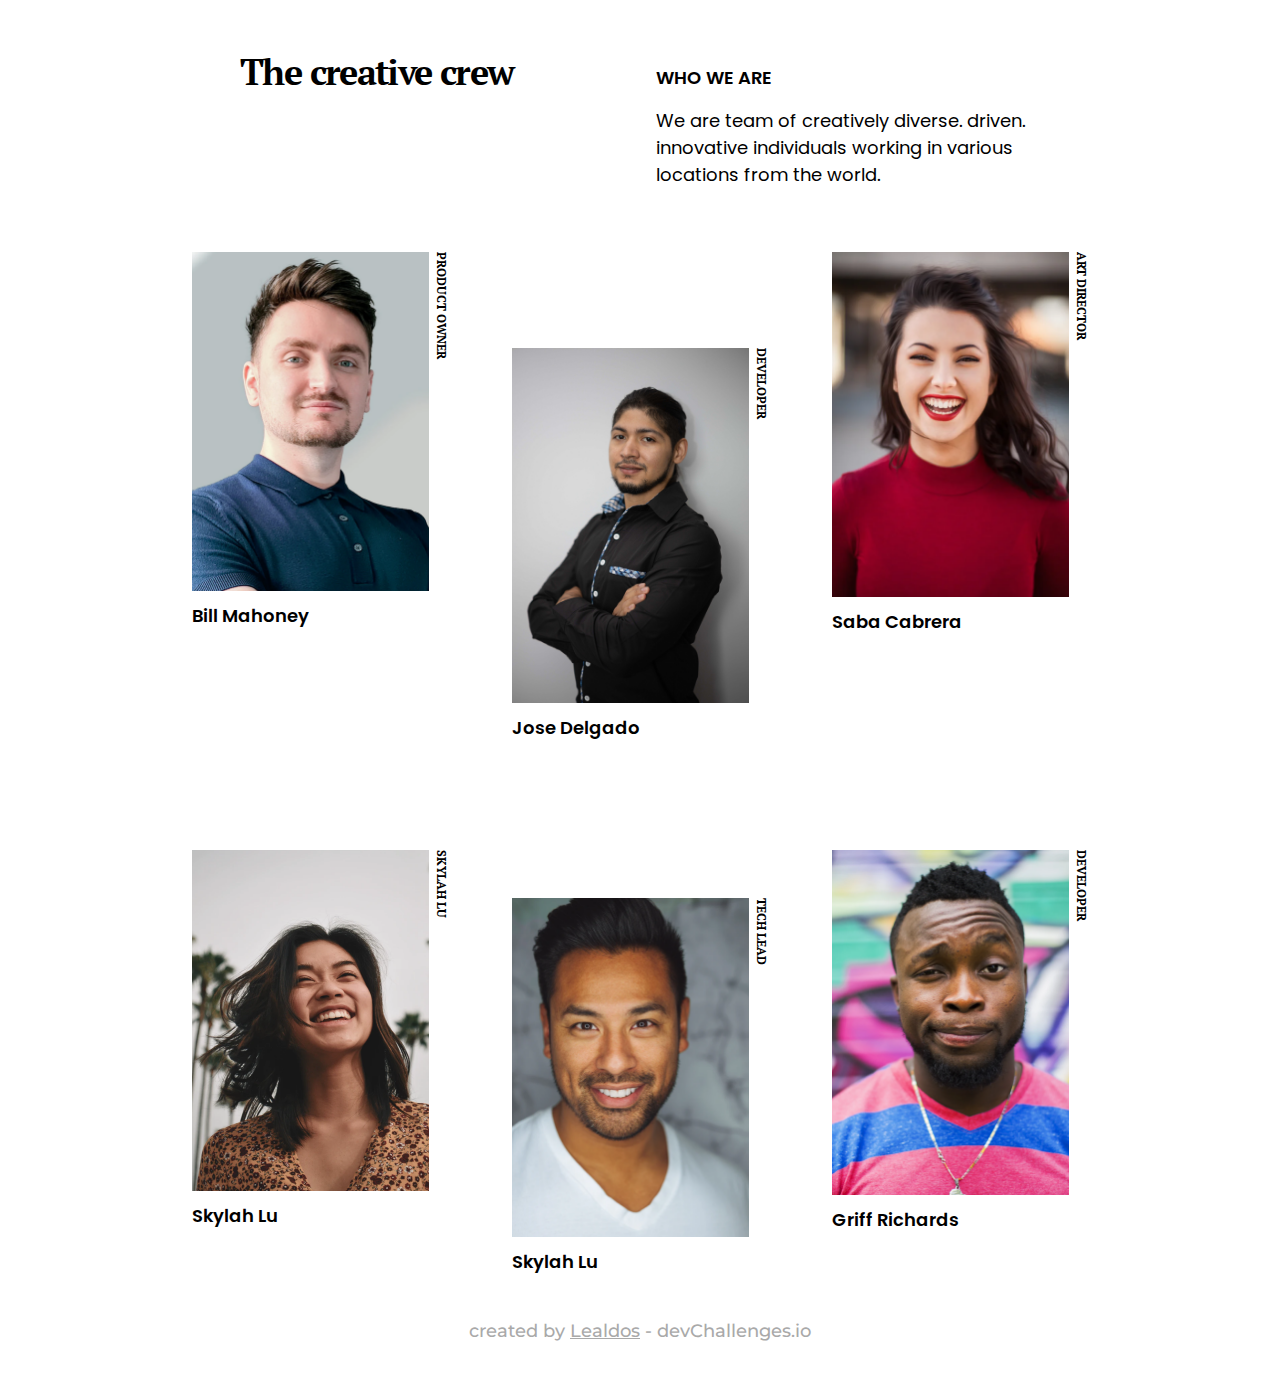
<file: index.html>
<!DOCTYPE html>
<html lang="es">
  <head>
    <meta charset="UTF-8" />
    <meta name="viewport" content="width=device-width, initial-scale=1.0" />
    <title>My Team</title>
    <!-- Styles -->
    <link rel="stylesheet" href="/src/styles/index.css" />
  </head>

  <body>
    <header>
      <h1 class="header">The creative crew</h1>
      <section class="info">
        <h2 class="tittle">Who we are</h2>
        <p class="description">
          We are team of creatively diverse. driven. innovative individuals
          working in various locations from the world.
        </p>
      </section>
    </header>
    <main>
      <section class="display" id="galery"></section>
    </main>

    <footer>
      <p>
        created by <a href="https://github.com/Lealdos">Lealdos</a> -
        devChallenges.io
      </p>
    </footer>
  </body>
  <script src="/src/js/mapImag.js"></script>
</html>
</file>
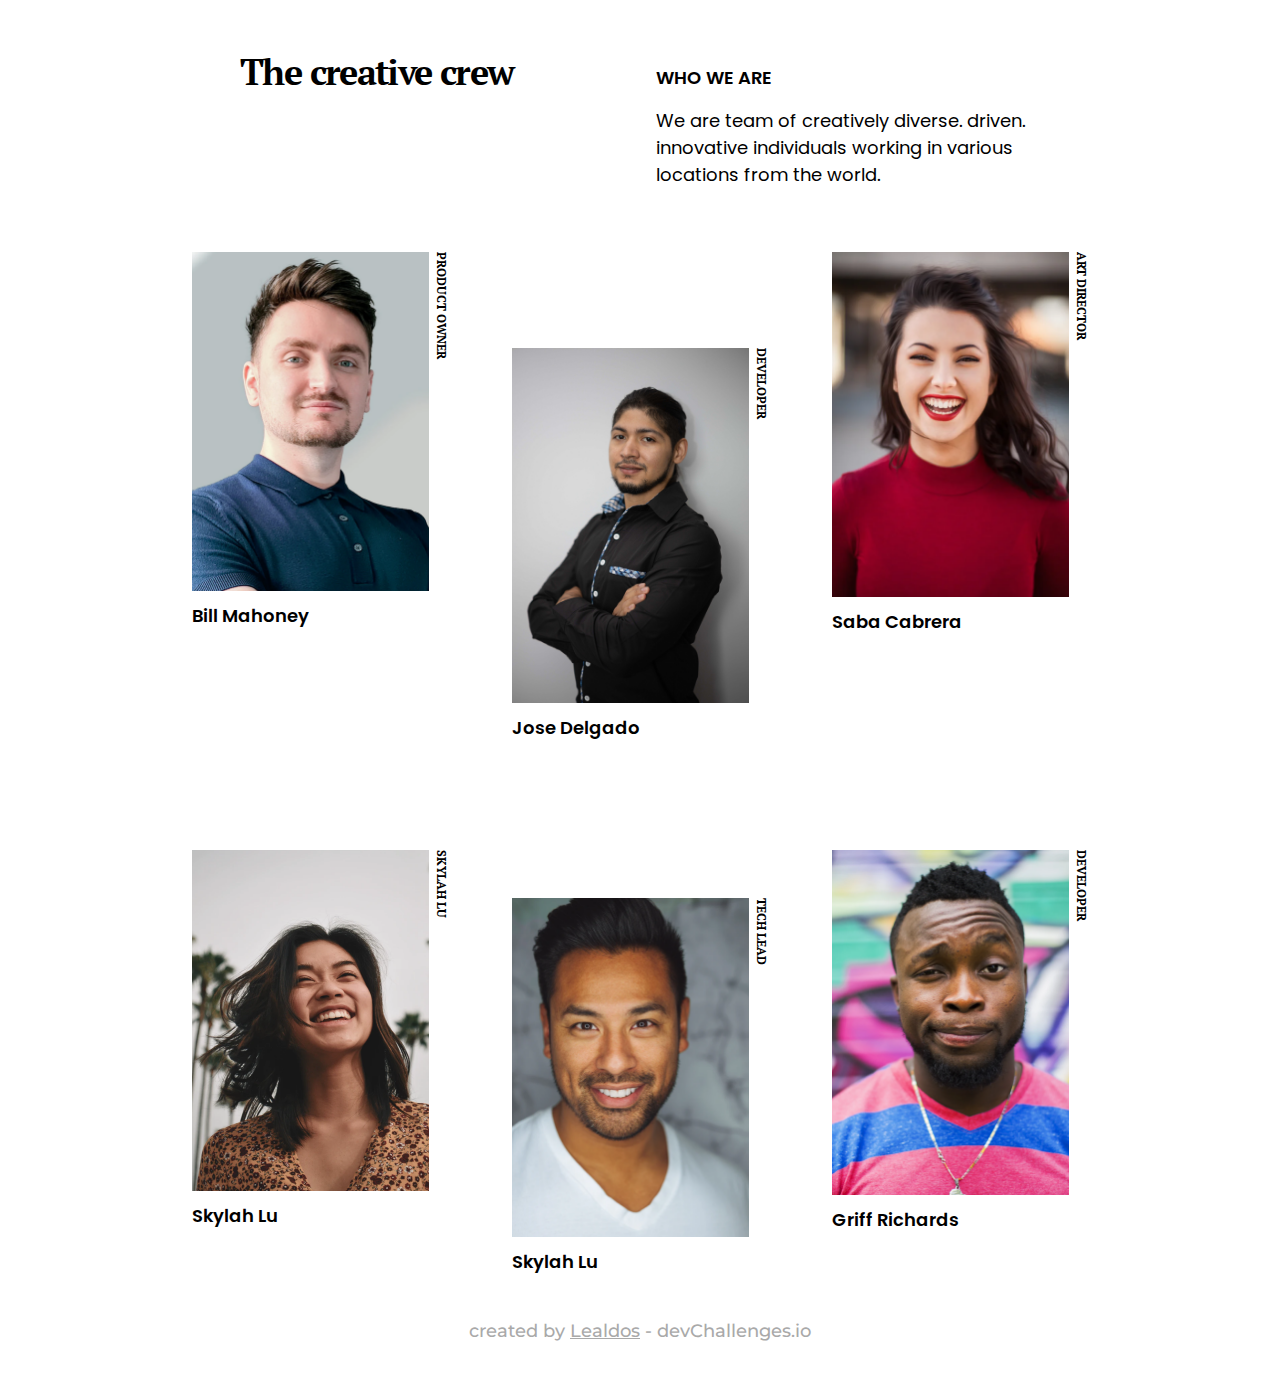
<file: src/index.html>
<!DOCTYPE html>
<html lang="es">
  <head>
    <meta charset="UTF-8" />
    <meta name="viewport" content="width=device-width, initial-scale=1.0" />
    <title>My Team</title>
    <!-- Styles -->
    <link rel="stylesheet" href="styles/index.css" />
  </head>

  <body>
    <header>
      <h1 class="header">The creative crew</h1>
      <section class="info">
        <h2 class="tittle">Who we are</h2>
        <p class="description">
          We are team of creatively diverse. driven. innovative individuals
          working in various locations from the world.
        </p>
      </section>
    </header>
    <main>
      <section class="display" id="galery"></section>
    </main>

    <footer>
      <p>
        created by <a href="https://github.com/Lealdos">Lealdos</a> -
        devChallenges.io
      </p>
    </footer>
  </body>
  <script src="/src/js/mapImag.js"></script>
</html>
</file>
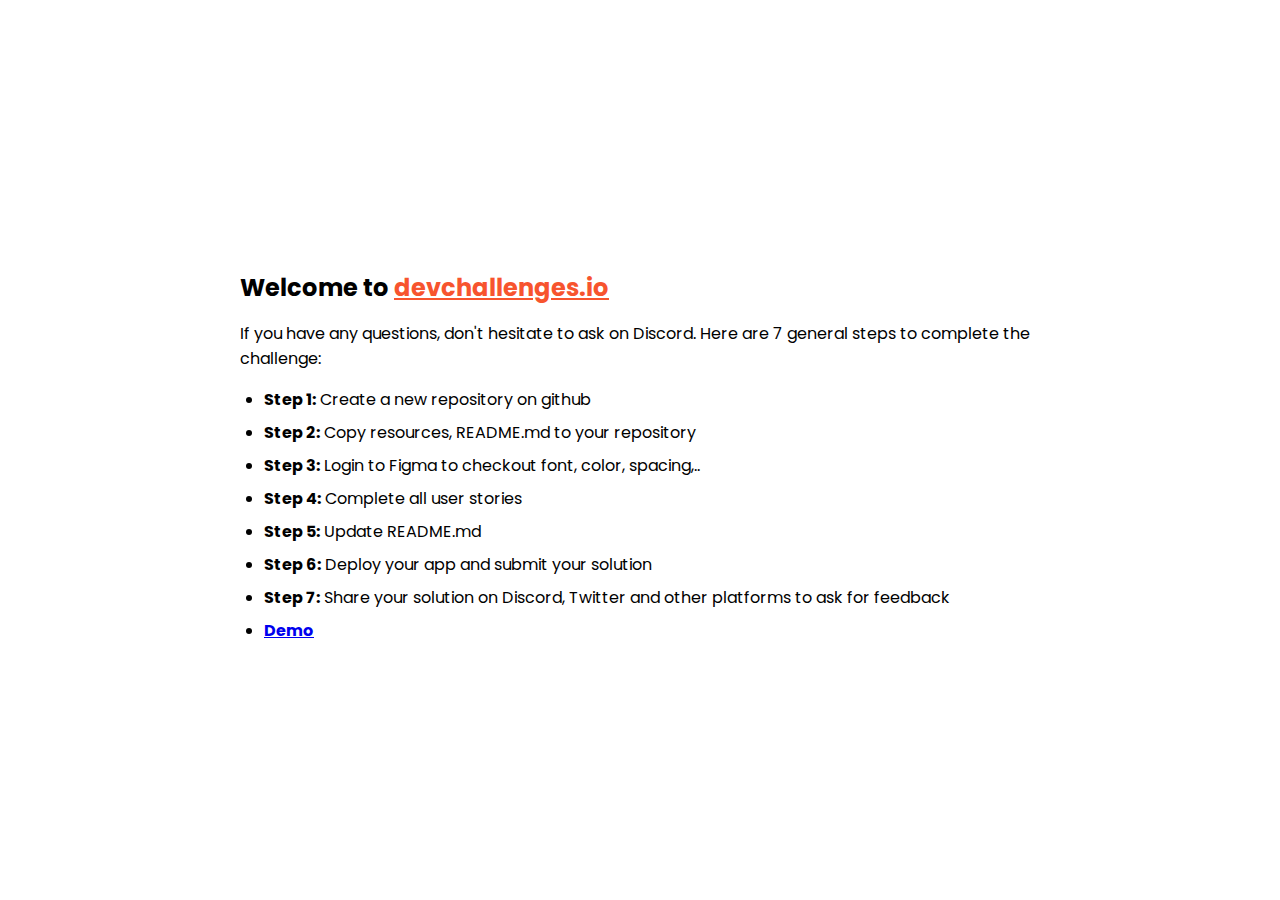
<file: src/pages/challenge.html>
<!DOCTYPE html>
<html lang="en">
  <head>
    <meta charset="utf-8" />
    <meta
      name="viewport"
      content="width=device-width, initial-scale=1,
  maximum-scale=5"
    />

    <link rel="icon" href="devchallenges.png" />

    <link
      rel="shortcut icon"
      type="image/x-icon"
      href="https://devchallenges.io/"
    />

    <link
      href="https://fonts.googleapis.com/css2?family=Poppins:wght@400;500&display=swap"
      rel="stylesheet"
    />

    <title>Devchallenges</title>

    <style>
      body {
        font-family: "Poppins", sans-serif;
      }

      ul {
        padding-left: 24px;
      }

      li {
        margin-bottom: 8px;
      }

      .welcome {
        max-width: 800px;
        margin: 0 auto;
      }

      .welcome-text {
        margin-top: 30vh;
        font-weight: 500;
      }

      .welcome-text p {
        font-size: 1rem;
        font-weight: 400;
      }

      .welcome-text h1 {
        font-size: 1.5rem;
      }

      .welcome-text a {
        color: #f7542e;
      }
    </style>
  </head>
  <body>
    <div class="welcome">
      <div class="welcome-text">
        <h1>
          Welcome to
          <a href="https://devchallenges.io/" target="_blank"
            >devchallenges.io</a
          >
        </h1>

        <p>
          If you have any questions, don't hesitate to ask on Discord. Here are
          7 general steps to complete the challenge:
        </p>
      </div>

      <ul>
        <li><b>Step 1:</b> Create a new repository on github</li>
        <li><b>Step 2:</b> Copy resources, README.md to your repository</li>
        <li>
          <b>Step 3:</b> Login to Figma to checkout font, color, spacing,..
        </li>
        <li><b>Step 4:</b> Complete all user stories</li>
        <li><b>Step 5:</b> Update README.md</li>
        <li><b>Step 6:</b> Deploy your app and submit your solution</li>
        <li>
          <b>Step 7:</b> Share your solution on Discord, Twitter and other
          platforms to ask for feedback
        </li>
        <li>
          <b><a href="https://404-not-found-master-sepia.vercel.app/">Demo</a> 

        </li>
      </ul>
    </div>
  </body>
</html>
</file>
<file: src/styles/index.css>
@import url("https://fonts.googleapis.com/css2?family=Montserrat:wght@500;700&family=PT+Serif:wght@400;700&family=Poppins:wght@400;600&display=swap");

:root {
  /* Colors */
  --gray: #a9a9a9;
  /* Typography */
  --font-family-montserrat: "Montserrat", sans-serif;
  --font-family-poppins: "Poppins", sans-serif;
  --font-family-ptserif: "PT Serif", serif;

  --font-weight-regular: 400;
  --font-weight-medium: 500;
  --font-weight-semibold: 600;
  --font-weight-bold: 700;

  --font-size-xs: 10px;
  --font-size-sm: 14px;
  --font-size-md: 18px;
  --font-size-lg: 36px;
}

* {
  margin: 0;
  padding: 0;
  box-sizing: border-box;
}

body {
  display: flex;
  flex-direction: column;
  align-items: center;
  justify-content: center;
  min-height: 100vh;
}

header {
  padding: 1rem;
}

h1 {
  font-family: var(--font-family-ptserif);
  font-size: var(--font-size-lg);
  font-weight: var(--font-weight-bold);
  letter-spacing: -0.045em;
  margin-top: 3rem;
}

.tittle {
  font-family: var(--font-family-poppins);
  font-weight: var(--font-weight-semibold);
  font-size: var(--font-size-md);
  text-transform: uppercase;
  margin: 1rem 0;
}
.description {
  font-family: var(--font-family-poppins);
  font-weight: var(--font-weight-regular);
  font-size: var(--font-size-sm);
}

.display {
  display: grid;
  grid-template-columns: 45vw 45vw;
  padding: 1rem;
  align-self: center;
  gap: 1rem;
}

.member {
  position: relative;
}
.member:nth-of-type(2n) {
  margin-top: 3rem;
}

img {
  width: calc(100% - 1.2rem);
}

.name {
  font-family: var(--font-family-poppins);
  font-weight: var(--font-weight-semibold);
  font-size: var(--font-size-sm);
  text-transform: capitalize;
  line-height: 21px;
  margin-top: 10px;
}
.ocupation {
  transform: rotate(90deg);
  transform-origin: top left;
  position: absolute;
  top: 0;
  left: 100%;
  width: 100%;
  font-family: var(--font-family-ptserif);
  font-weight: var(--font-weight-regular);
  font-size: var(--font-size-xs);
  text-transform: uppercase;
  line-height: 13.25px;
}
footer, footer a {
  margin: 2rem auto;
  color: var(--gray);
  font-size: var(--font-size-sm);
  font-family: var(--font-family-montserrat);
  text-align: center;
  font-weight: var(--font-weight-medium);
}



@media only screen and (min-width: 800px) {
  :root {
    /* Typography */
    --font-size-xs: 12px;
    --font-size-sm: 18px;
    --font-size-md: 18px;
    --font-size-lg: 36px;
  }
  header {
    display: grid;
    grid-template-columns: 30vw 30vw;
    gap: 2rem;
    margin: 2rem 0;
  }
  h1.header {
    margin: 0;
  }

  .display {
    display: inline-grid;
    grid-template-columns: repeat(3, 20vw);
    gap: 4rem;
  }

  .member:nth-of-type(2),
  .member:nth-of-type(5) {
    margin-top: 6rem;
  }
}
</file>
